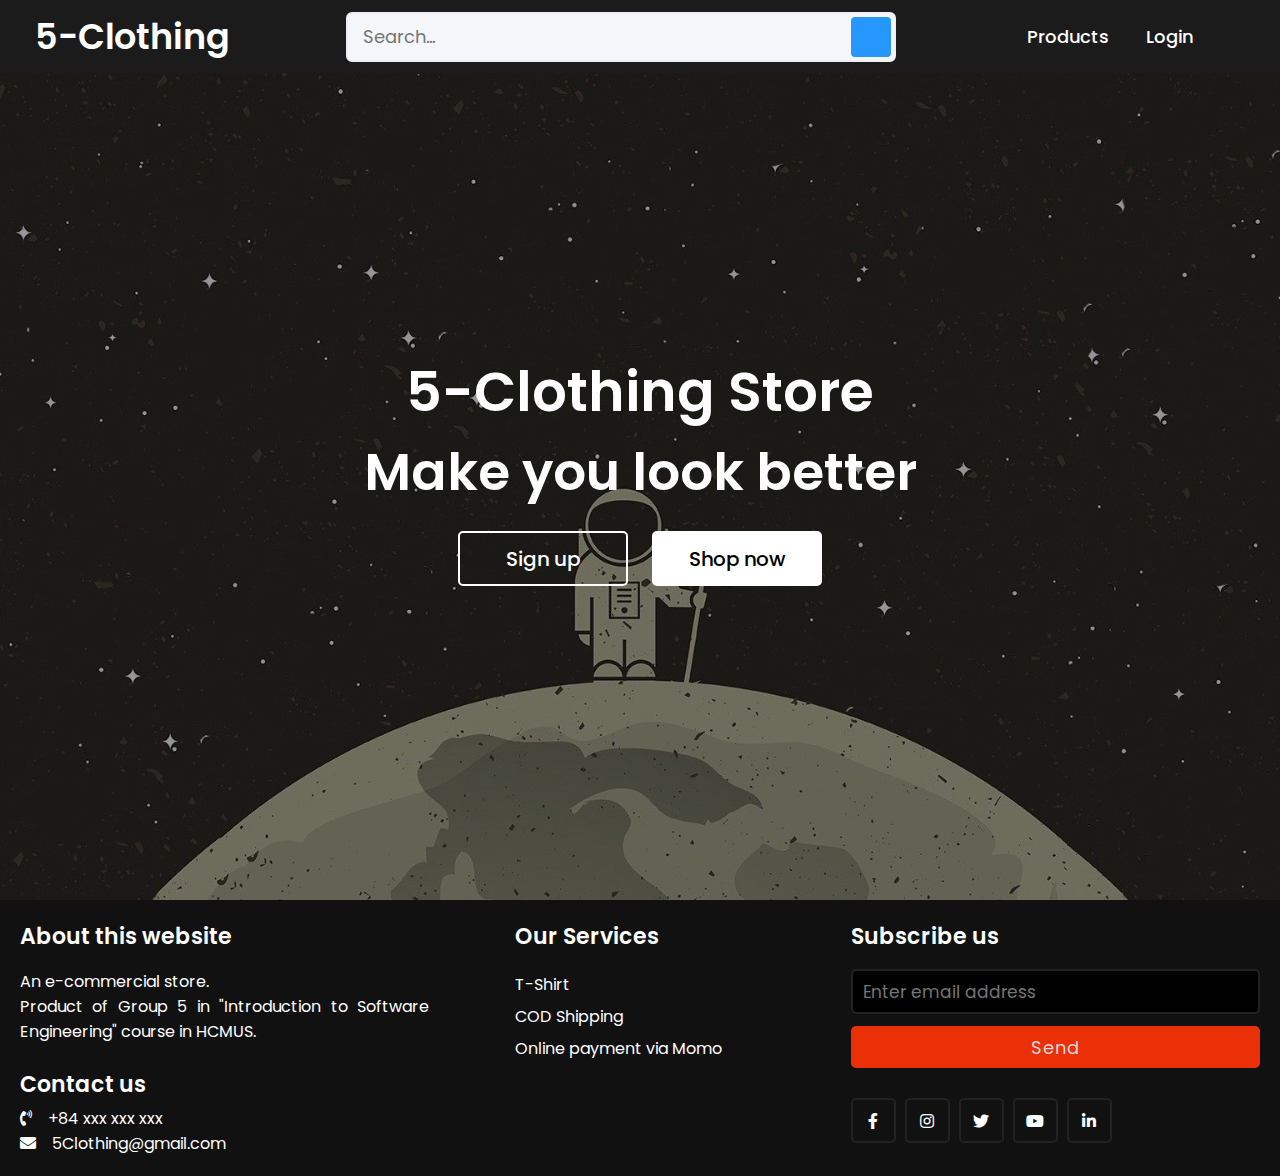
<file: Front End/index.html>
<!DOCTYPE html>
<html lang="en" dir="ltr">
  <head>
    <meta charset="UTF-8">
    <meta name="viewport" content="width=device-width, initial-scale=1.0">
    <link rel="stylesheet" href="style.css">
    <link rel="stylesheet" href="https://cdnjs.cloudflare.com/ajax/libs/font-awesome/5.15.2/css/all.min.css"/>
    <title>5-Clothing</title>
   </head>

   <!-- BODYYYYYYYYYY -->

<body>
  <nav>
    <div class="menu">
      <div class="logo">
        <a href="#">5-Clothing</a>
      </div>
      <div class="search-box">
        <input type="text" placeholder="Search...">
        <i class='bx bx-search'></i>
      </div>
      <ul>
        <li><a href="#">Products</a></li>
        <li><a href="#">Login</a></li>
        <li><a href="#"><i class='bx bxs-user'></i></a></li>
      </ul>
    </div>
  </nav>
  <div class="img"></div>
    </div>
  </div>
  <div class="center">
    <div class="title">5-Clothing Store</div>
    <div class="sub_title">Make you look better</div>
    <div class="btns">
      <button>Sign up</button>
      <button>Shop now</button>
    </div>
  </div>
</body>

<!-- FOOTERRRRRRRRRRR -->

 <footer>
   <div class="content">
     <div class="left box">
       <div class="upper">
         <div class="topic">About this website</div>
         <p>An e-commercial store.</p>
         <p> Product of Group 5 in "Introduction to Software Engineering" course in HCMUS.</p>
       </div>
       <div class="lower">
         <div class="topic">Contact us</div>
         <div class="phone">
           <a href="#"><i class="fas fa-phone-volume"></i>+84 xxx xxx xxx</a>
         </div>
         <div class="email">
           <a href="#"><i class="fas fa-envelope"></i>5Clothing@gmail.com</a>
         </div>
       </div>
     </div>
     <div class="middle box">
       <div class="topic">Our Services</div>
       <div><a>T-Shirt</a></div>
       <div><a>COD Shipping</a></div>
       <div><a>Online payment via Momo</a></div>
     </div>
     <div class="right box">
       <div class="topic">Subscribe us</div>
       <form action="#">
         <input type="text" placeholder="Enter email address">
         <input type="submit" name="" value="Send">
         <div class="media-icons">
           <a href="#"><i class="fab fa-facebook-f"></i></a>
           <a href="#"><i class="fab fa-instagram"></i></a>
           <a href="#"><i class="fab fa-twitter"></i></a>
           <a href="#"><i class="fab fa-youtube"></i></a>
           <a href="#"><i class="fab fa-linkedin-in"></i></a>
         </div>
       </form>
     </div>
   </div>
 </footer>
</html>
</file>
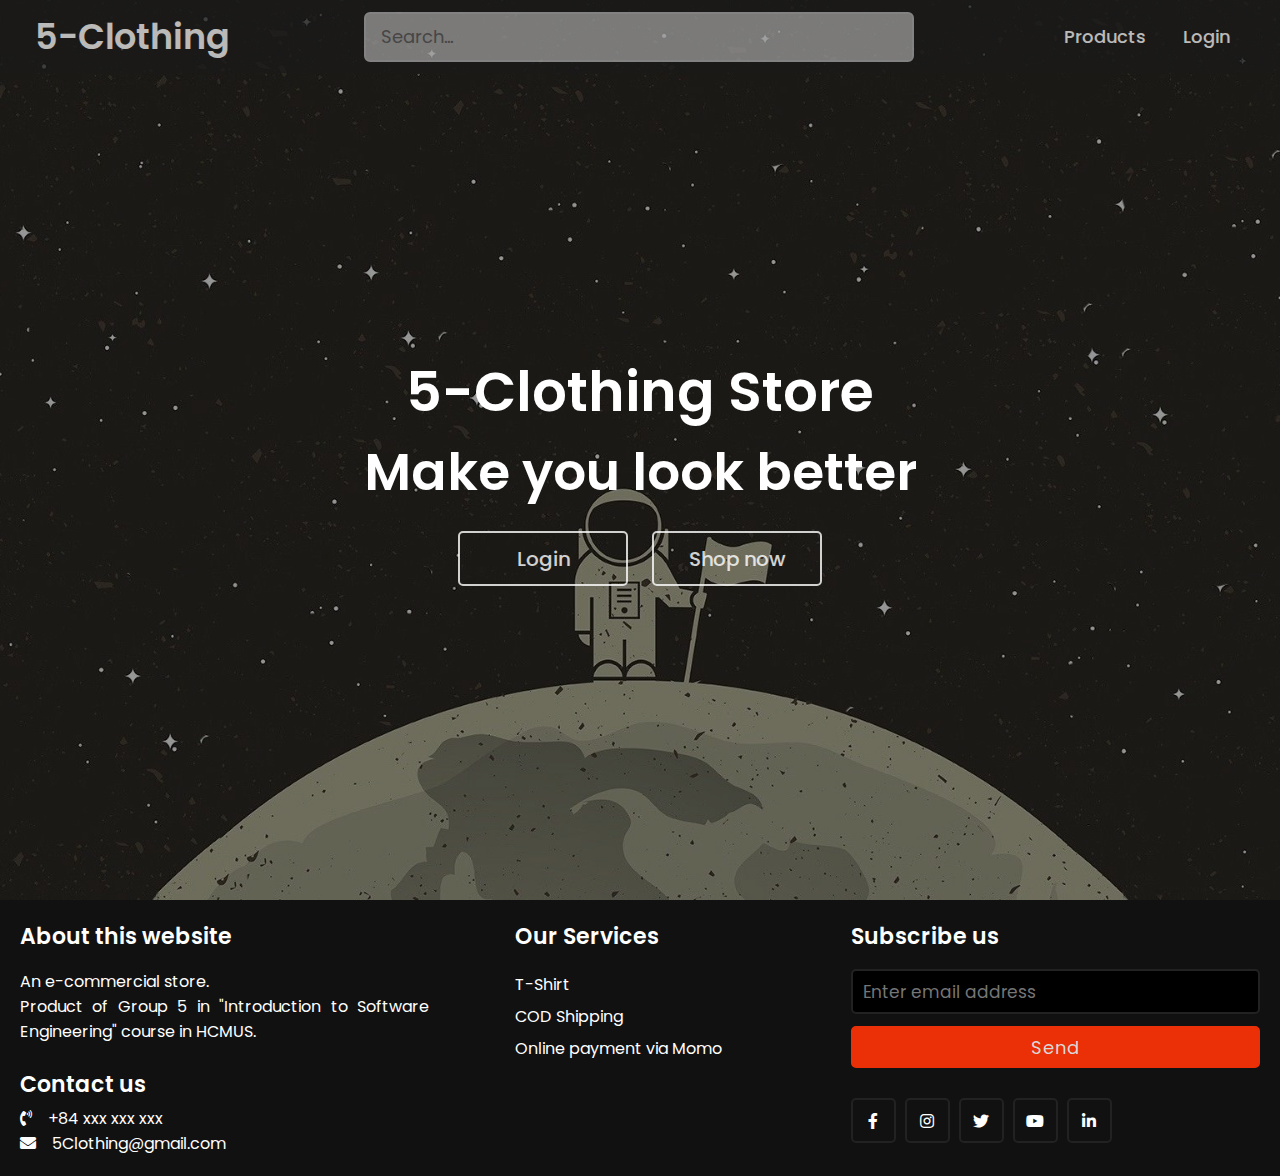
<file: Front End/code/index.html>
<!DOCTYPE html>
<html lang="en" dir="ltr">
  <head>
    <meta charset="UTF-8">
    <meta name="viewport" content="width=device-width, initial-scale=1.0">
    <link rel="stylesheet" href="style.css">
    <link rel="stylesheet" href="https://cdnjs.cloudflare.com/ajax/libs/font-awesome/5.15.2/css/all.min.css"/>
    <link rel="icon" type="image/png" href="../assets/favicon.png"/>
    <title>5-Clothing</title>
   </head>

   <!-- BODYYYYYYYYYY -->

<body>
  <!-- Navigation bar -->
  <nav>
    <div class="menu">
      <div class="logo">
        <a href="#">5-Clothing</a>
      </div>
      <div class="search-box">
        <input type="text" placeholder="Search...">
        <!-- <i class='bx bx-search'></i> -->
      </div>
      <ul>
        <li><a href="#">Products</a></li>
        <li><a href="login_reg_form.html">Login</a></li>
      </ul>
    </div>
  </nav>
  <!-- Hero image -->
  <div class="img"></div>
    </div>
  </div>
  <div class="center">
    <div class="title">5-Clothing Store</div>
    <div class="sub_title">Make you look better</div>
    <div class="btns">
      <a href="login_reg_form.html">
      <button>Login</button>
      </a>
      <button>Shop now</button>
    </div>
  </div>
</body>

<!-- FOOTERRRRRRRRRRR -->

 <footer>
   <div class="content">
     <div class="left box">
       <div class="upper">
         <div class="topic">About this website</div>
         <p>An e-commercial store.</p>
         <p> Product of Group 5 in "Introduction to Software Engineering" course in HCMUS.</p>
       </div>
       <div class="lower">
         <div class="topic">Contact us</div>
         <div class="phone">
           <a href="#"><i class="fas fa-phone-volume"></i>+84 xxx xxx xxx</a>
         </div>
         <div class="email">
           <a href="#"><i class="fas fa-envelope"></i>5Clothing@gmail.com</a>
         </div>
       </div>
     </div>
     <div class="middle box">
       <div class="topic">Our Services</div>
       <div><a>T-Shirt</a></div>
       <div><a>COD Shipping</a></div>
       <div><a>Online payment via Momo</a></div>
     </div>
     <div class="right box">
       <div class="topic">Subscribe us</div>
       <form action="#">
         <input type="text" placeholder="Enter email address">
         <input type="submit" name="" value="Send">
         <div class="media-icons">
           <a href="#"><i class="fab fa-facebook-f"></i></a>
           <a href="#"><i class="fab fa-instagram"></i></a>
           <a href="#"><i class="fab fa-twitter"></i></a>
           <a href="#"><i class="fab fa-youtube"></i></a>
           <a href="#"><i class="fab fa-linkedin-in"></i></a>
         </div>
       </form>
     </div>
   </div>
 </footer>
</html>
</file>
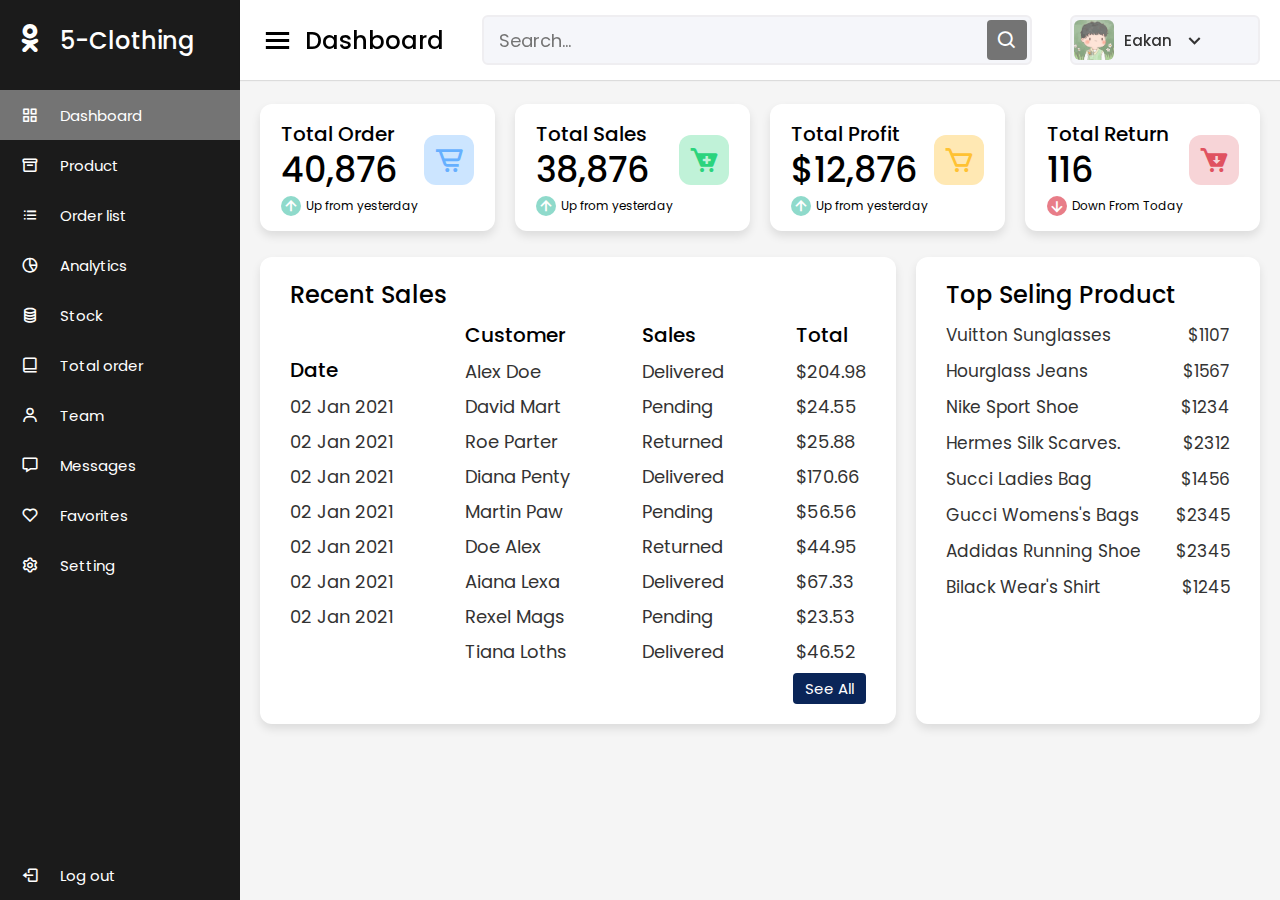
<file: Front End/admin.html>
<!DOCTYPE html>
<html lang="en" dir="ltr">
  <head>
    <title>Admin Dashboard</title>
    <meta charset="UTF-8">
    <link rel="stylesheet" href="style_admin.css">
    <!-- Boxicons CDN Link -->
    <link href='https://unpkg.com/boxicons@2.0.7/css/boxicons.min.css' rel='stylesheet'>
     <meta name="viewport" content="width=device-width, initial-scale=1.0">
   </head>
<body>
  <div class="sidebar">
    <div class="logo-details">
      <a href="#">      
        <i class='bx bxl-ok-ru'></i>
      </a>
      <span class="logo_name">5-Clothing</span>
    </div>
      <ul class="nav-links">
        <li>
          <a href="#" class="active">
            <i class='bx bx-grid-alt' ></i>
            <span class="links_name">Dashboard</span>
          </a>
        </li>
        <li>
          <a href="#">
            <i class='bx bx-box' ></i>
            <span class="links_name">Product</span>
          </a>
        </li>
        <li>
          <a href="#">
            <i class='bx bx-list-ul' ></i>
            <span class="links_name">Order list</span>
          </a>
        </li>
        <li>
          <a href="#">
            <i class='bx bx-pie-chart-alt-2' ></i>
            <span class="links_name">Analytics</span>
          </a>
        </li>
        <li>
          <a href="#">
            <i class='bx bx-coin-stack' ></i>
            <span class="links_name">Stock</span>
          </a>
        </li>
        <li>
          <a href="#">
            <i class='bx bx-book-alt' ></i>
            <span class="links_name">Total order</span>
          </a>
        </li>
        <li>
          <a href="#">
            <i class='bx bx-user' ></i>
            <span class="links_name">Team</span>
          </a>
        </li>
        <li>
          <a href="#">
            <i class='bx bx-message' ></i>
            <span class="links_name">Messages</span>
          </a>
        </li>
        <li>
          <a href="#">
            <i class='bx bx-heart' ></i>
            <span class="links_name">Favorites</span>
          </a>
        </li>
        <li>
          <a href="#">
            <i class='bx bx-cog' ></i>
            <span class="links_name">Setting</span>
          </a>
        </li>
        <li class="log_out">
          <a href="#">
            <i class='bx bx-log-out'></i>
            <span class="links_name">Log out</span>
          </a>
        </li>
      </ul>
  </div>
  <section class="home-section">
    <nav>
      <div class="sidebar-button">
        <i class='bx bx-menu sidebarBtn'></i>
        <span class="dashboard">Dashboard</span>
      </div>
      <div class="search-box">
        <input type="text" placeholder="Search...">
        <i class='bx bx-search' ></i>
      </div>
      <div class="profile-details">
        <img src="./assets/admin_profile.jpg" alt="">
        <span class="admin_name">Eakan</span>
        <i class='bx bx-chevron-down' ></i>
      </div>
    </nav>

    <div class="home-content">
      <div class="overview-boxes">
        <div class="box">
          <div class="right-side">
            <div class="box-topic">Total Order</div>
            <div class="number">40,876</div>
            <div class="indicator">
              <i class='bx bx-up-arrow-alt'></i>
              <span class="text">Up from yesterday</span>
            </div>
          </div>
          <i class='bx bx-cart-alt cart'></i>
        </div>
        <div class="box">
          <div class="right-side">
            <div class="box-topic">Total Sales</div>
            <div class="number">38,876</div>
            <div class="indicator">
              <i class='bx bx-up-arrow-alt'></i>
              <span class="text">Up from yesterday</span>
            </div>
          </div>
          <i class='bx bxs-cart-add cart two' ></i>
        </div>
        <div class="box">
          <div class="right-side">
            <div class="box-topic">Total Profit</div>
            <div class="number">$12,876</div>
            <div class="indicator">
              <i class='bx bx-up-arrow-alt'></i>
              <span class="text">Up from yesterday</span>
            </div>
          </div>
          <i class='bx bx-cart cart three' ></i>
        </div>
        <div class="box">
          <div class="right-side">
            <div class="box-topic">Total Return</div>
            <div class="number">116</div>
            <div class="indicator">
              <i class='bx bx-down-arrow-alt down'></i>
              <span class="text">Down From Today</span>
            </div>
          </div>
          <i class='bx bxs-cart-download cart four' ></i>
        </div>
      </div>

      <div class="sales-boxes">
        <div class="recent-sales box">
          <div class="title">Recent Sales</div>
          <div class="sales-details">
            <ul class="details">
              <li class="topic">Date</li>
              <li><a href="#">02 Jan 2021</a></li>
              <li><a href="#">02 Jan 2021</a></li>
              <li><a href="#">02 Jan 2021</a></li>
              <li><a href="#">02 Jan 2021</a></li>
              <li><a href="#">02 Jan 2021</a></li>
              <li><a href="#">02 Jan 2021</a></li>
              <li><a href="#">02 Jan 2021</a></li>
            </ul>
            <ul class="details">
            <li class="topic">Customer</li>
            <li><a href="#">Alex Doe</a></li>
            <li><a href="#">David Mart</a></li>
            <li><a href="#">Roe Parter</a></li>
            <li><a href="#">Diana Penty</a></li>
            <li><a href="#">Martin Paw</a></li>
            <li><a href="#">Doe Alex</a></li>
            <li><a href="#">Aiana Lexa</a></li>
            <li><a href="#">Rexel Mags</a></li>
             <li><a href="#">Tiana Loths</a></li>
          </ul>
          <ul class="details">
            <li class="topic">Sales</li>
            <li><a href="#">Delivered</a></li>
            <li><a href="#">Pending</a></li>
            <li><a href="#">Returned</a></li>
            <li><a href="#">Delivered</a></li>
            <li><a href="#">Pending</a></li>
            <li><a href="#">Returned</a></li>
            <li><a href="#">Delivered</a></li>
             <li><a href="#">Pending</a></li>
            <li><a href="#">Delivered</a></li>
          </ul>
          <ul class="details">
            <li class="topic">Total</li>
            <li><a href="#">$204.98</a></li>
            <li><a href="#">$24.55</a></li>
            <li><a href="#">$25.88</a></li>
            <li><a href="#">$170.66</a></li>
            <li><a href="#">$56.56</a></li>
            <li><a href="#">$44.95</a></li>
            <li><a href="#">$67.33</a></li>
             <li><a href="#">$23.53</a></li>
             <li><a href="#">$46.52</a></li>
          </ul>
          </div>
          <div class="button">
            <a href="#">See All</a>
          </div>
        </div>
        <div class="top-sales box">
          <div class="title">Top Seling Product</div>
          <ul class="top-sales-details">
            <li>
            <a href="#">
              <!--<img src="images/sunglasses.jpg" alt="">-->
              <span class="product">Vuitton Sunglasses</span>
            </a>
            <span class="price">$1107</span>
          </li>
          <li>
            <a href="#">
               <!--<img src="images/jeans.jpg" alt="">-->
              <span class="product">Hourglass Jeans </span>
            </a>
            <span class="price">$1567</span>
          </li>
          <li>
            <a href="#">
             <!-- <img src="images/nike.jpg" alt="">-->
              <span class="product">Nike Sport Shoe</span>
            </a>
            <span class="price">$1234</span>
          </li>
          <li>
            <a href="#">
              <!--<img src="images/scarves.jpg" alt="">-->
              <span class="product">Hermes Silk Scarves.</span>
            </a>
            <span class="price">$2312</span>
          </li>
          <li>
            <a href="#">
              <!--<img src="images/blueBag.jpg" alt="">-->
              <span class="product">Succi Ladies Bag</span>
            </a>
            <span class="price">$1456</span>
          </li>
          <li>
            <a href="#">
              <!--<img src="images/bag.jpg" alt="">-->
              <span class="product">Gucci Womens's Bags</span>
            </a>
            <span class="price">$2345</span>
          <li>
            <a href="#">
              <!--<img src="images/addidas.jpg" alt="">-->
              <span class="product">Addidas Running Shoe</span>
            </a>
            <span class="price">$2345</span>
          </li>
<li>
            <a href="#">
             <!--<img src="images/shirt.jpg" alt="">-->
              <span class="product">Bilack Wear's Shirt</span>
            </a>
            <span class="price">$1245</span>
          </li>
          </ul>
        </div>
      </div>
    </div>
  </section>

  <script>
   let sidebar = document.querySelector(".sidebar");
let sidebarBtn = document.querySelector(".sidebarBtn");
sidebarBtn.onclick = function() {
  sidebar.classList.toggle("active");
  if(sidebar.classList.contains("active")){
  sidebarBtn.classList.replace("bx-menu" ,"bx-menu-alt-right");
}else
  sidebarBtn.classList.replace("bx-menu-alt-right", "bx-menu");
}
 </script>

</body>
</html>
</file>
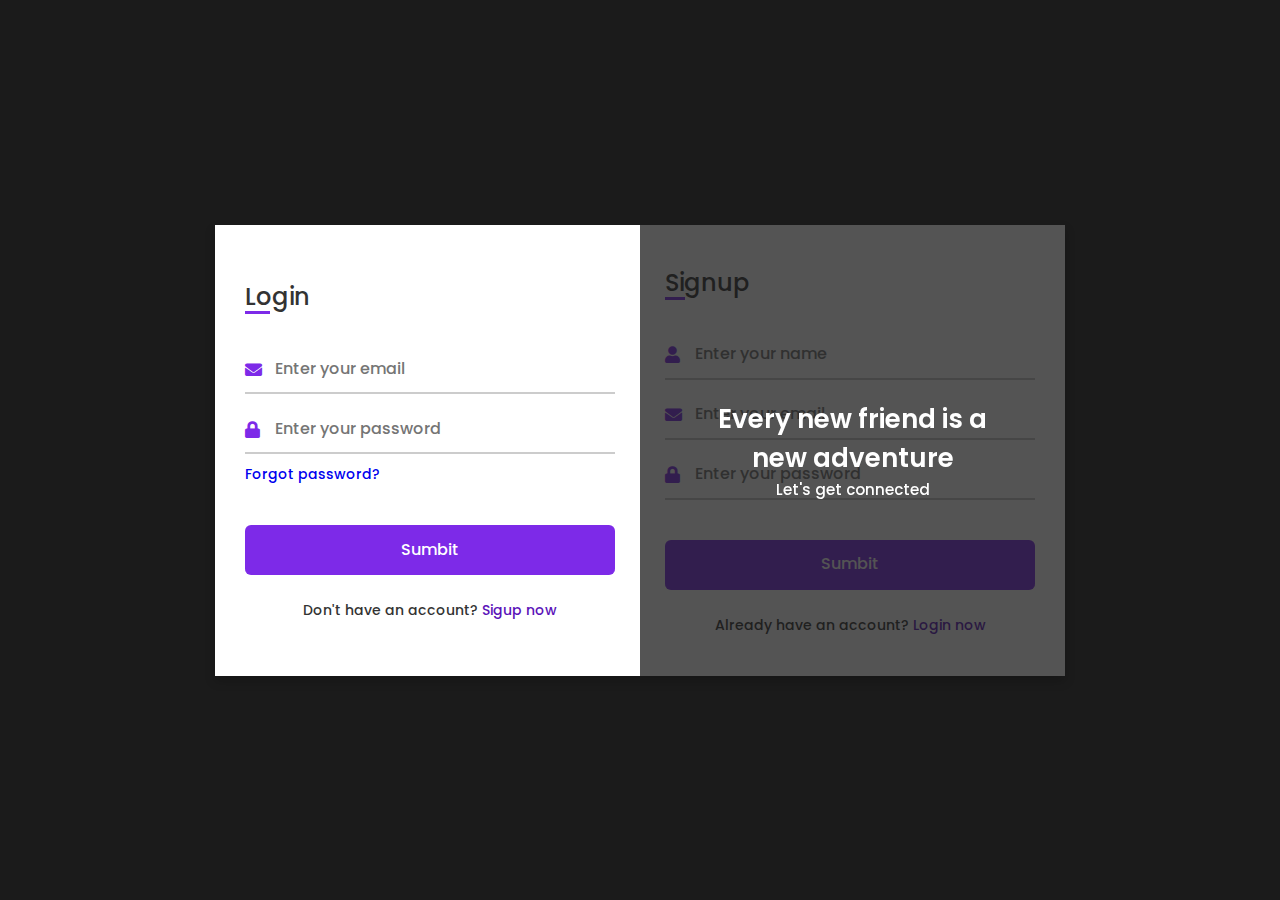
<file: Front End/login_reg_form.html>
<!DOCTYPE html>
<html lang="en" dir="ltr">
  <head>
    <meta charset="UTF-8">
    <link rel="stylesheet" href="style_login_reg_form.css">
    <link rel="icon" type="image/png" href="./assets/favicon.png"/>
    <title>Login/Sigup</title>
    <link rel="stylesheet" href="https://cdnjs.cloudflare.com/ajax/libs/font-awesome/5.15.3/css/all.min.css">
    <meta name="viewport" content="width=device-width, initial-scale=1.0">
   </head>
<body>
  <div class="container">
    <input type="checkbox" id="flip">
    <div class="cover">
      <div class="front">
        <!--<img src="images/frontImg.jpg" alt="">-->
        <div class="text">
          <span class="text-1">Every new friend is a <br> new adventure</span>
          <span class="text-2">Let's get connected</span>
        </div>
      </div>
      <div class="back">
        <!--<img class="backImg" src="images/backImg.jpg" alt="">-->
        <div class="text">
          <span class="text-1">Complete miles of journey <br> with one step</span>
          <span class="text-2">Let's get started</span>
        </div>
      </div>
    </div>
    <div class="forms">
        <div class="form-content">
          <div class="login-form">
            <div class="title">Login</div>
          <form action="#">
            <div class="input-boxes">
              <div class="input-box">
                <i class="fas fa-envelope"></i>
                <input type="text" placeholder="Enter your email" required>
              </div>
              <div class="input-box">
                <i class="fas fa-lock"></i>
                <input type="password" placeholder="Enter your password" required>
              </div>
              <div class="text"><a href="#">Forgot password?</a></div>
              <div class="button input-box">
                <input type="submit" value="Sumbit">
              </div>
              <div class="text sign-up-text">Don't have an account? <label for="flip">Sigup now</label></div>
            </div>
        </form>
      </div>
        <div class="signup-form">
          <div class="title">Signup</div>
        <form action="#">
            <div class="input-boxes">
              <div class="input-box">
                <i class="fas fa-user"></i>
                <input type="text" placeholder="Enter your name" required>
              </div>
              <div class="input-box">
                <i class="fas fa-envelope"></i>
                <input type="text" placeholder="Enter your email" required>
              </div>
              <div class="input-box">
                <i class="fas fa-lock"></i>
                <input type="password" placeholder="Enter your password" required>
              </div>
              <div class="button input-box">
                <input type="submit" value="Sumbit">
              </div>
              <div class="text sign-up-text">Already have an account? <label for="flip">Login now</label></div>
            </div>
      </form>
    </div>
    </div>
    </div>
  </div>
</body>
</html>
</file>
<file: Front End/style.css>
@import url('https://fonts.googleapis.com/css2?family=Poppins:wght@200;300;400;500;600;700&display=swap');

*{
  margin: 0;
  padding: 0;
  box-sizing: border-box;
  font-family: 'Poppins',sans-serif;
}
::selection{
  color: #000;
  background: #fff;
}
nav{
  position: fixed;
  background: #1b1b1b;
  width: 100%;
  padding: 10px 0;
  z-index: 12;
}
nav .menu{
  max-width: 1250px;
  margin: auto;
  display: flex;
  align-items: center;
  justify-content: space-between;
  padding: 0 20px;
}
.menu .logo a{
  text-decoration: none;
  color: #fff;
  font-size: 35px;
  font-weight: 600;
}
nav .search-box{
  position: relative;
  height: 50px;
  max-width: 550px;
  width: 100%;
  margin: 0 20px;
}
nav .search-box input{
  height: 100%;
  width: 100%;
  outline: none;
  background: #F5F6FA;
  border: 2px solid #EFEEF1;
  border-radius: 6px;
  font-size: 18px;
  padding: 0 15px;
}
nav .search-box .bx-search{
  position: absolute;
  height: 40px;
  width: 40px;
  background: #2697FF;
  right: 5px;
  top: 50%;
  transform: translateY(-50%);
  border-radius: 4px;
  line-height: 40px;
  text-align: center;
  color: #fff;
  font-size: 22px;
  transition: all 0.4 ease;
}
.menu ul{
  display: inline-flex;
}
.menu ul li{
  list-style: none;
  margin-left: 7px;
}
.menu ul li:first-child{
  margin-left: 0px;
}
.menu ul li a{
  text-decoration: none;
  color: #fff;
  font-size: 18px;
  font-weight: 500;
  padding: 8px 15px;
  border-radius: 5px;
  transition: all 0.3s ease;
}
.menu ul li a:hover{
  background: #fff;
  color: black;
}
.menu .search_box a{
  text-decoration: none;
  color: #fff;
  font-size: 35px;
  font-weight: 600;
}
.img{
  background: url('./assets/hero.jpg')no-repeat;
  width: 100%;
  height: 100vh;
  background-size: cover;
  background-position: center;
  position: relative;
}
.img::before{
  content: '';
  position: absolute;
  height: 100%;
  width: 100%;
  background: rgba(0, 0, 0, 0.4);
}
.center{
  position: absolute;
  top: 52%;
  left: 50%;
  transform: translate(-50%, -50%);
  width: 100%;
  padding: 0 20px;
  text-align: center;
}
.center .title{
  color: #fff;
  font-size: 55px;
  font-weight: 600;
}
.center .sub_title{
  color: #fff;
  font-size: 52px;
  font-weight: 600;
}
.center .btns{
  margin-top: 20px;
}
.center .btns button{
  height: 55px;
  width: 170px;
  border-radius: 5px;
  border: none;
  margin: 0 10px;
  border: 2px solid white;
  font-size: 20px;
  font-weight: 500;
  padding: 0 10px;
  cursor: pointer;
  outline: none;
  transition: all 0.3s ease;
}
.center .btns button:first-child{
  color: #fff;
  background: none;
}
.btns button:first-child:hover{
  background: white;
  color: black;
}
.center .btns button:last-child{
  background: white;
  color: black;
}
*{
  margin: 0;
  padding: 0;
  box-sizing: border-box;
  font-family: 'Poppins',sans-serif;
  text-decoration: none;
}
footer{
  width: 100%;
  position: relative;
  bottom: 0;
  left: 0;
  background: #111;
}
footer .content{
  max-width: 1350px;
  margin: auto;
  padding: 20px;
  display: flex;
  flex-wrap: wrap;
  justify-content: space-between;
}
footer .content p,a{
  color: #fff;
}
footer .content .box{
  width: 33%;
  transition: all 0.4s ease;
}
footer .content .topic{
  font-size: 22px;
  font-weight: 600;
  color: #fff;
  margin-bottom: 16px;

}
footer .content p{
  text-align: justify;
}
footer .content .lower .topic{
  margin: 24px 0 5px 0;
}
footer .content .lower i{
  padding-right: 16px;
}
footer .content .middle{
  padding-left: 80px;
}
footer .content .middle a{
  line-height: 32px;
}
footer .content .right input[type="text"]{
  height: 45px;
  width: 100%;
  outline: none;
  color: #d9d9d9;
  background: #000;
  border-radius: 5px;
  padding-left: 10px;
  font-size: 17px;
  border: 2px solid #222222;
}
footer .content .right input[type="submit"]{
  height: 42px;
  width: 100%;
  font-size: 18px;
  color: #d9d9d9;
  background: #eb2f06;
  outline: none;
  border-radius: 5px;
  letter-spacing: 1px;
  cursor: pointer;
  margin-top: 12px;
  border: 2px solid #eb2f06;
  transition: all 0.3s ease-in-out;
}
.content .right input[type="submit"]:hover{
  background: none;
  color:  #eb2f06;
}

footer .content .media-icons a{
  font-size: 16px;
  height: 45px;
  width: 45px;
  display: inline-block;
  text-align: center;
  line-height: 43px;
  border-radius: 5px;
  border: 2px solid #222222;
  margin: 30px 5px 0 0;
  transition: all 0.3s ease;
}
.content .media-icons a:hover{
  border-color: #eb2f06;
}
footer .bottom{
  width: 100%;
  text-align: right;
  color: #d9d9d9;
  padding: 0 40px 5px 0;
}
footer .bottom a{
  color: #eb2f06;
}
footer a{
  transition: all 0.3s ease;
}
footer a:hover{
  color: #eb2f06;
}
@media (max-width:1100px) {
  footer .content .middle{
    padding-left: 50px;
  }
}
@media (max-width:950px){
  footer .content .box{
    width: 50%;
  }
  .content .right{
    margin-top: 40px;
  }
}
@media (max-width:560px){
  footer{
    position: relative;
  }
  footer .content .box{
    width: 100%;
    margin-top: 30px;
  }
  footer .content .middle{
    padding-left: 0;
  }
}
</file>
<file: Front End/code/style.css>
@import url('https://fonts.googleapis.com/css2?family=Poppins:wght@200;300;400;500;600;700&display=swap');

*{
  margin: 0;
  padding: 0;
  box-sizing: border-box;
  font-family: 'Poppins',sans-serif;
}
::selection{
  color: #000;
  background: #fff;
}
nav{
  position: fixed;
  background: #1b1b1b;
  opacity: 70%;
  width: 100%;
  padding: 10px 0;
  z-index: 12;
}
nav .menu{
  max-width: 1250px;
  margin: auto;
  display: flex;
  align-items: center;
  justify-content: space-between;
  padding: 0 20px;
}
.menu .logo a{
  text-decoration: none;
  color: #fff;
  font-size: 35px;
  font-weight: 600;
}
nav .search-box{
  position: relative;
  height: 50px;
  max-width: 550px;
  width: 100%;
  margin: 0 20px;
}
nav .search-box input{
  height: 100%;
  width: 100%;
  opacity: 70%;
  outline: none;
  background: #dedede;
  border: 2px solid #EFEEF1;
  border-radius: 6px;
  font-size: 18px;
  padding: 0 15px;
}
/*nav .search-box .bx-search{
  position: absolute;
  height: 40px;
  width: 40px;
  background: None;
  right: 5px;
  top: 50%;
  transform: translateY(-50%);
  border-radius: 4px;
  line-height: 40px;
  text-align: center;
  color: white;
  font-size: 22px;
  transition: all 0.4 ease;
}*/
.menu ul{
  display: inline-flex;
}
.menu ul li{
  list-style: none;
  margin-left: 7px;
}
.menu ul li:first-child{
  margin-left: 0px;
}
.menu ul li a{
  text-decoration: none;
  color: #fff;
  font-size: 18px;
  font-weight: 500;
  padding: 8px 15px;
  border-radius: 5px;
  transition: all 0.3s ease;
}
.menu ul li a:hover{
  background: #fff;
  color: black;
  opacity: 30%;
}
/*.menu .search_box a{
  text-decoration: none;
  color: #fff;
  font-size: 35px;
  font-weight: 600;
}*/
.img{
  background: url('../assets/hero.jpg')no-repeat;
  width: 100%;
  height: 100vh;
  background-size: cover;
  background-position: center;
  position: relative;
}
.img::before{
  content: '';
  position: absolute;
  height: 100%;
  width: 100%;
  background: rgba(0, 0, 0, 0.4);
}
.center{
  position: absolute;
  top: 52%;
  left: 50%;
  transform: translate(-50%, -50%);
  width: 100%;
  padding: 0 20px;
  text-align: center;
}
.center .title{
  color: #fff;
  font-size: 55px;
  font-weight: 600;
}
.center .sub_title{
  color: #fff;
  font-size: 52px;
  font-weight: 600;
}
.center .btns{
  margin-top: 20px;
}
.center .btns button{
  opacity: 80%;
  height: 55px;
  width: 170px;
  border-radius: 5px;
  border: none;
  margin: 0 10px;
  border: 2px solid white;
  font-size: 20px;
  font-weight: 500;
  padding: 0 10px;
  cursor: pointer;
  outline: none;
  transition: all 0.3s ease;
}
.center .btns button{
  color: #fff;
  background: none;
}
.btns button:hover{
  background: white;
  color: black;
}
*{
  margin: 0;
  padding: 0;
  box-sizing: border-box;
  font-family: 'Poppins',sans-serif;
  text-decoration: none;
}
footer{
  width: 100%;
  position: relative;
  bottom: 0;
  left: 0;
  background: #111;
}
footer .content{
  max-width: 1350px;
  margin: auto;
  padding: 20px;
  display: flex;
  flex-wrap: wrap;
  justify-content: space-between;
}
footer .content p,a{
  color: #fff;
}
footer .content .box{
  width: 33%;
  transition: all 0.4s ease;
}
footer .content .topic{
  font-size: 22px;
  font-weight: 600;
  color: #fff;
  margin-bottom: 16px;

}
footer .content p{
  text-align: justify;
}
footer .content .lower .topic{
  margin: 24px 0 5px 0;
}
footer .content .lower i{
  padding-right: 16px;
}
footer .content .middle{
  padding-left: 80px;
}
footer .content .middle a{
  line-height: 32px;
}
footer .content .right input[type="text"]{
  height: 45px;
  width: 100%;
  outline: none;
  color: #d9d9d9;
  background: #000;
  border-radius: 5px;
  padding-left: 10px;
  font-size: 17px;
  border: 2px solid #222222;
}
footer .content .right input[type="submit"]{
  height: 42px;
  width: 100%;
  font-size: 18px;
  color: #d9d9d9;
  background: #eb2f06;
  outline: none;
  border-radius: 5px;
  letter-spacing: 1px;
  cursor: pointer;
  margin-top: 12px;
  border: 2px solid #eb2f06;
  transition: all 0.3s ease-in-out;
}
.content .right input[type="submit"]:hover{
  background: none;
  color:  #eb2f06;
}

footer .content .media-icons a{
  font-size: 16px;
  height: 45px;
  width: 45px;
  display: inline-block;
  text-align: center;
  line-height: 43px;
  border-radius: 5px;
  border: 2px solid #222222;
  margin: 30px 5px 0 0;
  transition: all 0.3s ease;
}
.content .media-icons a:hover{
  border-color: #eb2f06;
}
footer .bottom{
  width: 100%;
  text-align: right;
  color: #d9d9d9;
  padding: 0 40px 5px 0;
}
footer .bottom a{
  color: #eb2f06;
}
footer a{
  transition: all 0.3s ease;
}
footer a:hover{
  color: #eb2f06;
}
@media (max-width:1100px) {
  footer .content .middle{
    padding-left: 50px;
  }
}
@media (max-width:950px){
  footer .content .box{
    width: 50%;
  }
  .content .right{
    margin-top: 40px;
  }
}
@media (max-width:560px){
  footer{
    position: relative;
  }
  footer .content .box{
    width: 100%;
    margin-top: 30px;
  }
  footer .content .middle{
    padding-left: 0;
  }
}
</file>
<file: Front End/style_admin.css>
/* Googlefont Poppins CDN Link */
@import url('https://fonts.googleapis.com/css2?family=Poppins:wght@200;300;400;500;600;700&display=swap');
*{
  margin: 0;
  padding: 0;
  box-sizing: border-box;
  font-family: 'Poppins', sans-serif;
}
.sidebar{
  position: fixed;
  height: 100%;
  width: 240px;
  background: #1b1b1b;
  transition: all 0.5s ease;
}
.sidebar.active{
  width: 60px;
}
.sidebar .logo-details{
  height: 80px;
  display: flex;
  align-items: center;
}
.sidebar .logo-details i{
  font-size: 34px;
  font-weight: 500;
  color: #fff;
  min-width: 60px;
  text-align: center
}
.sidebar .logo-details .logo_name{
  color: #fff;
  font-size: 24px;
  font-weight: 500;
}
.sidebar .nav-links{
  margin-top: 10px;
}
.sidebar .nav-links li{
  position: relative;
  list-style: none;
  height: 50px;
}
.sidebar .nav-links li a{
  height: 100%;
  width: 100%;
  display: flex;
  align-items: center;
  text-decoration: none;
  transition: all 0.4s ease;
}
.sidebar .nav-links li a.active{
  background: #747474;
}
.sidebar .nav-links li a:hover{
  background: #747474;
}
.sidebar .nav-links li i{
  min-width: 60px;
  text-align: center;
  font-size: 18px;
  color: #fff;
}
.sidebar .nav-links li a .links_name{
  color: #fff;
  font-size: 15px;
  font-weight: 400;
  white-space: nowrap;
}
.sidebar .nav-links .log_out{
  position: absolute;
  bottom: 0;
  width: 100%;
}
.home-section{
  position: relative;
  background: #f5f5f5;
  min-height: 100vh;
  width: calc(100% - 240px);
  left: 240px;
  transition: all 0.5s ease;
}
.sidebar.active ~ .home-section{
  width: calc(100% - 60px);
  left: 60px;
}
.home-section nav{
  display: flex;
  justify-content: space-between;
  height: 80px;
  background: #fff;
  display: flex;
  align-items: center;
  position: fixed;
  width: calc(100% - 240px);
  left: 240px;
  z-index: 100;
  padding: 0 20px;
  box-shadow: 0 1px 1px rgba(0, 0, 0, 0.1);
  transition: all 0.5s ease;
}
.sidebar.active ~ .home-section nav{
  left: 60px;
  width: calc(100% - 60px);
}
.home-section nav .sidebar-button{
  display: flex;
  align-items: center;
  font-size: 24px;
  font-weight: 500;
}
nav .sidebar-button i{
  font-size: 35px;
  margin-right: 10px;
}
.home-section nav .search-box{
  position: relative;
  height: 50px;
  max-width: 550px;
  width: 100%;
  margin: 0 20px;
}
nav .search-box input{
  height: 100%;
  width: 100%;
  outline: none;
  background: #F5F6FA;
  border: 2px solid #EFEEF1;
  border-radius: 6px;
  font-size: 18px;
  padding: 0 15px;
}
nav .search-box .bx-search{
  position: absolute;
  height: 40px;
  width: 40px;
  background: #747474;
  right: 5px;
  top: 50%;
  transform: translateY(-50%);
  border-radius: 4px;
  line-height: 40px;
  text-align: center;
  color: #fff;
  font-size: 22px;
  transition: all 0.4 ease;
}
.home-section nav .profile-details{
  display: flex;
  align-items: center;
  background: #F5F6FA;
  border: 2px solid #EFEEF1;
  border-radius: 6px;
  height: 50px;
  min-width: 190px;
  padding: 0 15px 0 2px;
}
nav .profile-details img{
  height: 40px;
  width: 40px;
  border-radius: 6px;
  object-fit: cover;
}
nav .profile-details .admin_name{
  font-size: 15px;
  font-weight: 500;
  color: #333;
  margin: 0 10px;
  white-space: nowrap;
}
nav .profile-details i{
  font-size: 25px;
  color: #333;
}
.home-section .home-content{
  position: relative;
  padding-top: 104px;
}
.home-content .overview-boxes{
  display: flex;
  align-items: center;
  justify-content: space-between;
  flex-wrap: wrap;
  padding: 0 20px;
  margin-bottom: 26px;
}
.overview-boxes .box{
  display: flex;
  align-items: center;
  justify-content: center;
  width: calc(100% / 4 - 15px);
  background: #fff;
  padding: 15px 14px;
  border-radius: 12px;
  box-shadow: 0 5px 10px rgba(0,0,0,0.1);
}
.overview-boxes .box-topic{
  font-size: 20px;
  font-weight: 500;
}
.home-content .box .number{
  display: inline-block;
  font-size: 35px;
  margin-top: -6px;
  font-weight: 500;
}
.home-content .box .indicator{
  display: flex;
  align-items: center;
}
.home-content .box .indicator i{
  height: 20px;
  width: 20px;
  background: #8FDACB;
  line-height: 20px;
  text-align: center;
  border-radius: 50%;
  color: #fff;
  font-size: 20px;
  margin-right: 5px;
}
.box .indicator i.down{
  background: #e87d88;
}
.home-content .box .indicator .text{
  font-size: 12px;
}
.home-content .box .cart{
  display: inline-block;
  font-size: 32px;
  height: 50px;
  width: 50px;
  background: #cce5ff;
  line-height: 50px;
  text-align: center;
  color: #66b0ff;
  border-radius: 12px;
  margin: -15px 0 0 6px;
}
.home-content .box .cart.two{
   color: #2BD47D;
   background: #C0F2D8;
 }
.home-content .box .cart.three{
   color: #ffc233;
   background: #ffe8b3;
 }
.home-content .box .cart.four{
   color: #e05260;
   background: #f7d4d7;
 }
.home-content .total-order{
  font-size: 20px;
  font-weight: 500;
}
.home-content .sales-boxes{
  display: flex;
  justify-content: space-between;
  /* padding: 0 20px; */
}

/* left box */
.home-content .sales-boxes .recent-sales{
  width: 65%;
  background: #fff;
  padding: 20px 30px;
  margin: 0 20px;
  border-radius: 12px;
  box-shadow: 0 5px 10px rgba(0, 0, 0, 0.1);
}
.home-content .sales-boxes .sales-details{
  display: flex;
  align-items: center;
  justify-content: space-between;
}
.sales-boxes .box .title{
  font-size: 24px;
  font-weight: 500;
  /* margin-bottom: 10px; */
}
.sales-boxes .sales-details li.topic{
  font-size: 20px;
  font-weight: 500;
}
.sales-boxes .sales-details li{
  list-style: none;
  margin: 8px 0;
}
.sales-boxes .sales-details li a{
  font-size: 18px;
  color: #333;
  font-size: 400;
  text-decoration: none;
}
.sales-boxes .box .button{
  width: 100%;
  display: flex;
  justify-content: flex-end;
}
.sales-boxes .box .button a{
  color: #fff;
  background: #0A2558;
  padding: 4px 12px;
  font-size: 15px;
  font-weight: 400;
  border-radius: 4px;
  text-decoration: none;
  transition: all 0.3s ease;
}
.sales-boxes .box .button a:hover{
  background:  #0d3073;
}

/* Right box */
.home-content .sales-boxes .top-sales{
  width: 35%;
  background: #fff;
  padding: 20px 30px;
  margin: 0 20px 0 0;
  border-radius: 12px;
  box-shadow: 0 5px 10px rgba(0, 0, 0, 0.1);
}
.sales-boxes .top-sales li{
  display: flex;
  align-items: center;
  justify-content: space-between;
  margin: 10px 0;
}
.sales-boxes .top-sales li a img{
  height: 40px;
  width: 40px;
  object-fit: cover;
  border-radius: 12px;
  margin-right: 10px;
  background: #333;
}
.sales-boxes .top-sales li a{
  display: flex;
  align-items: center;
  text-decoration: none;
}
.sales-boxes .top-sales li .product,
.price{
  font-size: 17px;
  font-weight: 400;
  color: #333;
}
/* Responsive Media Query */
@media (max-width: 1240px) {
  .sidebar{
    width: 60px;
  }
  .sidebar.active{
    width: 220px;
  }
  .home-section{
    width: calc(100% - 60px);
    left: 60px;
  }
  .sidebar.active ~ .home-section{
    /* width: calc(100% - 220px); */
    overflow: hidden;
    left: 220px;
  }
  .home-section nav{
    width: calc(100% - 60px);
    left: 60px;
  }
  .sidebar.active ~ .home-section nav{
    width: calc(100% - 220px);
    left: 220px;
  }
}
@media (max-width: 1150px) {
  .home-content .sales-boxes{
    flex-direction: column;
  }
  .home-content .sales-boxes .box{
    width: 100%;
    overflow-x: scroll;
    margin-bottom: 30px;
  }
  .home-content .sales-boxes .top-sales{
    margin: 0;
  }
}
@media (max-width: 1000px) {
  .overview-boxes .box{
    width: calc(100% / 2 - 15px);
    margin-bottom: 15px;
  }
}
@media (max-width: 700px) {
  nav .sidebar-button .dashboard,
  nav .profile-details .admin_name,
  nav .profile-details i{
    display: none;
  }
  .home-section nav .profile-details{
    height: 50px;
    min-width: 40px;
  }
  .home-content .sales-boxes .sales-details{
    width: 560px;
  }
}
@media (max-width: 550px) {
  .overview-boxes .box{
    width: 100%;
    margin-bottom: 15px;
  }
  .sidebar.active ~ .home-section nav .profile-details{
    display: none;
  }
}
</file>
<file: Front End/style_login_reg_form.css>
/* Google Font Link */
@import url('https://fonts.googleapis.com/css2?family=Poppins:wght@200;300;400;500;600;700&display=swap');
*{
  margin: 0;
  padding: 0;
  box-sizing: border-box;
  font-family: "Poppins" , sans-serif;
}
body{
  min-height: 100vh;
  display: flex;
  align-items: center;
  justify-content: center;
  background: #1b1b1b;
  padding: 30px;
}
.container{
  position: relative;
  max-width: 850px;
  width: 100%;
  background: #fff;
  padding: 40px 30px;
  box-shadow: 0 5px 10px rgba(0,0,0,0.2);
  perspective: 2700px;
}
.container .cover{
  position: absolute;
  top: 0;
  left: 50%;
  height: 100%;
  width: 50%;
  z-index: 98;
  transition: all 1s ease;
  transform-origin: left;
  transform-style: preserve-3d;
}
.container .cover::before{
  content: '';
  position: absolute;
  height: 100%;
  width: 100%;
  background: #1b1b1b;
  opacity: 0.5;
  z-index: 100;
}
.container .cover::after{
  content: '';
  position: absolute;
  height: 100%;
  width: 100%;
  background: #1b1b1b;
  opacity: 0.5;
  z-index: 100;
  transform: rotateY(180deg);
}
.container #flip:checked ~ .cover{
  transform: rotateY(-180deg);
}
.container .cover img{
  position: absolute;
  height: 100%;
  width: 100%;
  object-fit: cover;
  z-index: 12;
  backface-visibility: hidden;
}
.container .cover .back .backImg{
  transform: rotateY(180deg);
  transform: rotateY(180deg);
}
.container .cover .text{
  position: absolute;
  z-index: 111;
  height: 100%;
  width: 100%;
  display: flex;
  flex-direction: column;
  align-items: center;
  justify-content: center;
}
.cover .text .text-1,
.cover .text .text-2{
  font-size: 26px;
  font-weight: 600;
  color: #fff;
  text-align: center;
  backface-visibility: hidden;
}
.cover .back .text .text-1,
.cover .back .text .text-2{
  transform: rotateY(180deg);
}
.cover .text .text-2{
  font-size: 15px;
  font-weight: 500;
}
.container .forms{
  height: 100%;
  width: 100%;
  background: #fff;
}
.container .form-content{
  display: flex;
  align-items: center;
  justify-content: space-between;
}
.form-content .login-form,
.form-content .signup-form{
  width: calc(100% / 2 - 25px);
}
.forms .form-content .title{
  position: relative;
  font-size: 24px;
  font-weight: 500;
  color: #333;
}
.forms .form-content .title:before{
  content: '';
  position: absolute;
  left: 0;
  bottom: 0;
  height: 3px;
  width: 25px;
  background: #7d2ae8;
}
.forms .signup-form  .title:before{
  width: 20px;
}
.forms .form-content .input-boxes{
  margin-top: 30px;
}
.forms .form-content .input-box{
  display: flex;
  align-items: center;
  height: 50px;
  width: 100%;
  margin: 10px 0;
  position: relative;
}
.form-content .input-box input{
  height: 100%;
  width: 100%;
  outline: none;
  border: none;
  padding: 0 30px;
  font-size: 16px;
  font-weight: 500;
  border-bottom: 2px solid rgba(0,0,0,0.2);
  transition: all 0.3s ease;
}
.form-content .input-box input:focus,
.form-content .input-box input:valid{
  border-color: #7d2ae8;
}
.form-content .input-box i{
  position: absolute;
  color: #7d2ae8;
  font-size: 17px;
}
.forms .form-content .text{
  font-size: 14px;
  font-weight: 500;
  color: #333;
}
.forms .form-content .text a{
  text-decoration: none;
}
.forms .form-content .text a:hover{
  text-decoration: underline;
}
.forms .form-content .button{
  color: #fff;
  margin-top: 40px;
}
.forms .form-content .button input{
  color: #fff;
  background: #7d2ae8;
  border-radius: 6px;
  padding: 0;
  cursor: pointer;
  transition: all 0.4s ease;
}
.forms .form-content .button input:hover{
  background: #5b13b9;
}
.forms .form-content label{
  color: #5b13b9;
  cursor: pointer;
}
.forms .form-content label:hover{
  text-decoration: underline;
}
.forms .form-content .login-text,
.forms .form-content .sign-up-text{
  text-align: center;
  margin-top: 25px;
}
.container #flip{
  display: none;
}
@media (max-width: 730px) {
  .container .cover{
    display: none;
  }
  .form-content .login-form,
  .form-content .signup-form{
    width: 100%;
  }
  .form-content .signup-form{
    display: none;
  }
  .container #flip:checked ~ .forms .signup-form{
    display: block;
  }
  .container #flip:checked ~ .forms .login-form{
    display: none;
  }
}
</file>
